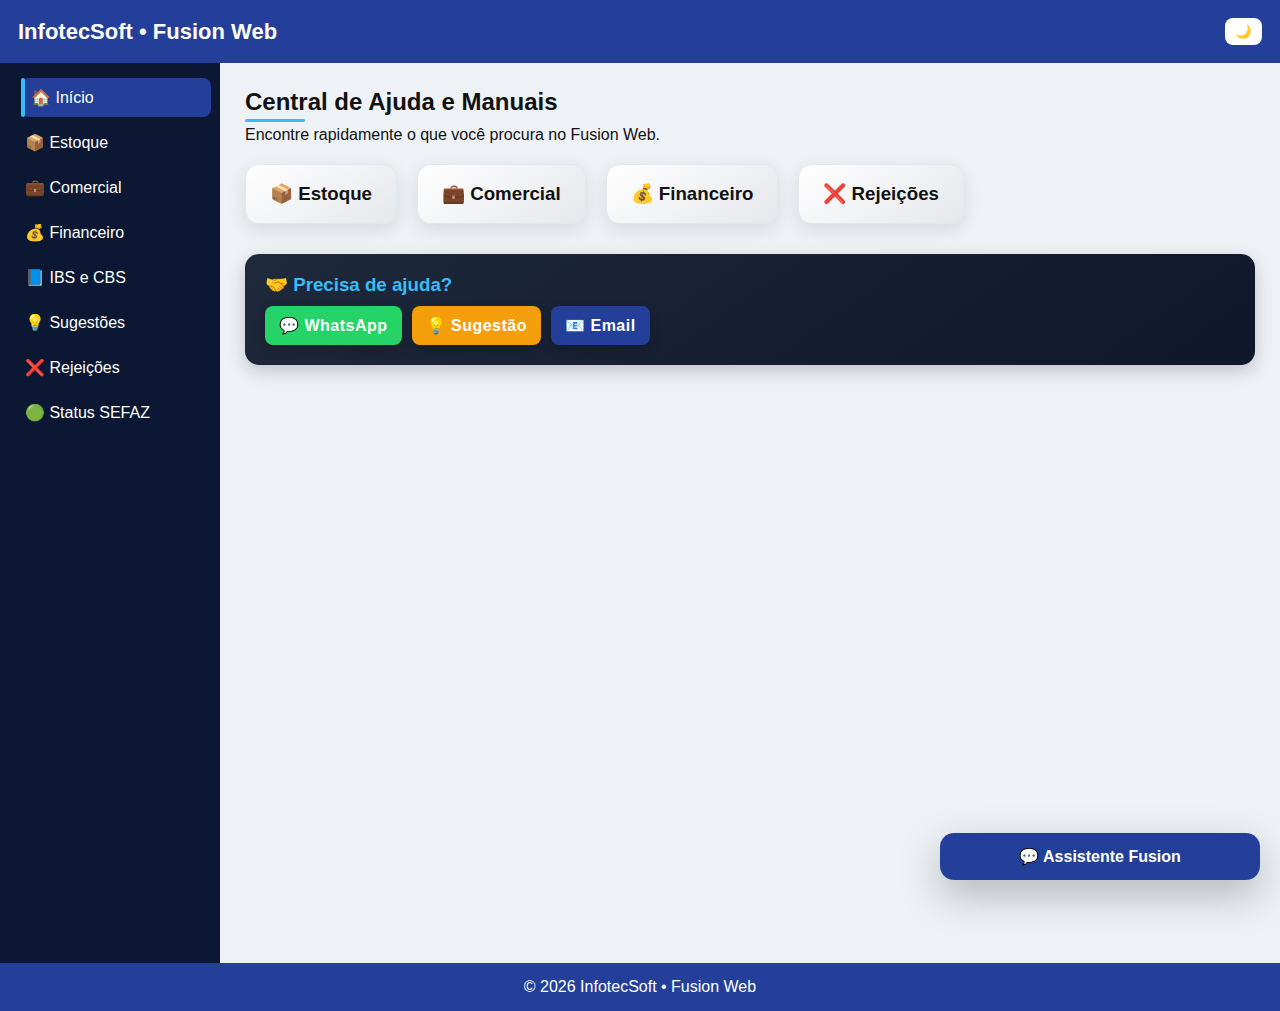
<file: index.html>
<!DOCTYPE html>
<html lang="pt-BR">
<head>
<meta charset="UTF-8">
<meta name="viewport" content="width=device-width, initial-scale=1.0">
<title>Central de Ajuda | Fusion Web</title>
<link rel="stylesheet" href="style.css?v=10">
</head>

<body>

<header>
  <h1>InfotecSoft <span>• Fusion Web</span></h1>
  <button id="darkToggle">🌙</button>
</header>

<div class="container">

<nav class="sidebar">
  <a href="index.html" class="active">🏠 Início</a>
  <a href="estoque.html">📦 Estoque</a>
  <a href="comercial.html">💼 Comercial</a>
  <a href="financeiro.html">💰 Financeiro</a>
  <a href="ibs-cbs.html">📘 IBS e CBS</a>
  <a href="sugestoes.html">💡 Sugestões</a>
  <a href="rejeicoes.html">❌ Rejeições</a>
  <a href="https://www.nfe.fazenda.gov.br/portal/disponibilidade.aspx?versao=0.00&tipoConteudo=P2c98tUpxrI=&AspxAutoDetectCookieSupport=1" target="_blank">🟢 Status SEFAZ</a>
</nav>

<main class="content">

<h2>Central de Ajuda e Manuais</h2>
<p>Encontre rapidamente o que você procura no Fusion Web.</p>

<div class="cards">
  <a href="estoque.html" class="card"><h3>📦 Estoque</h3></a>
  <a href="comercial.html" class="card"><h3>💼 Comercial</h3></a>
  <a href="financeiro.html" class="card"><h3>💰 Financeiro</h3></a>
  <a href="rejeicoes.html" class="card"><h3>❌ Rejeições</h3></a>
</div>

<div class="help-box">
<h3>🤝 Precisa de ajuda?</h3>
<div class="help-buttons">
<a href="https://wa.me/5564992738032" target="_blank" class="btn whatsapp">💬 WhatsApp</a>
<a href="sugestoes.html" class="btn sugestao">💡 Sugestão</a>
<a href="mailto:suporte@infotecsoft.com.br" class="btn email">📧 Email</a>
</div>
</div>

</main>
</div>

<footer>© 2026 InfotecSoft • Fusion Web</footer>

<!-- ASSISTENTE -->
<div id="chat-ia">
<div id="chat-header">💬 Assistente Fusion</div>

<div id="chat-body">
<div id="chat-mensagens"></div>

<div id="chat-sugestoes">
<button onclick="responder('nota')">🧾 Emitir Nota</button>
<button onclick="responder('estoque')">📦 Estoque</button>
<button onclick="responder('financeiro')">💰 Financeiro</button>
<button onclick="responder('erro')">❌ Erro NF-e</button>
<button onclick="responder('sefaz')">🟢 Status SEFAZ</button>
</div>

<input id="chat-input" placeholder="Digite sua dúvida...">
<button id="chat-enviar">Perguntar</button>
</div>
</div>

<style>
#chat-ia{
position:fixed;bottom:20px;right:20px;width:320px;
background:#fff;border-radius:14px;overflow:hidden;
box-shadow:0 15px 40px rgba(0,0,0,.25);z-index:9999;
}
#chat-header{
background:#233f99;color:#fff;padding:14px;
cursor:pointer;text-align:center;font-weight:bold;
}
#chat-body{display:none;padding:12px;background:#f8fafc;}
#chat-sugestoes{display:flex;flex-wrap:wrap;gap:8px;}
#chat-sugestoes button{
flex:1 1 45%;padding:10px;border:none;border-radius:10px;
background:#233f99;color:white;cursor:pointer;
}
#chat-input{width:100%;margin-top:8px;padding:10px;border-radius:8px;border:1px solid #ccc;}
#chat-enviar{width:100%;margin-top:6px;padding:10px;background:#233f99;color:#fff;border:none;border-radius:8px;}
.dark #chat-ia{background:#111827;}
.dark #chat-body{background:#020617;color:white;}
.dark #chat-sugestoes button{background:#1e3a8a;}
</style>

<script>
// DARK MODE
const toggle=document.getElementById("darkToggle");
if(localStorage.getItem("darkMode")==="on"){
document.documentElement.classList.add("dark");
}
toggle.onclick=()=>{
document.documentElement.classList.toggle("dark");
localStorage.setItem("darkMode",
document.documentElement.classList.contains("dark")?"on":"off");
};

// ASSISTENTE
document.getElementById("chat-header").onclick=()=>{
const body=document.getElementById("chat-body");
body.style.display=body.style.display==="block"?"none":"block";
};

function responder(p){
document.getElementById("chat-input").value=p;
document.getElementById("chat-enviar").click();
}

document.getElementById("chat-enviar").onclick=()=>{
const pergunta=document.getElementById("chat-input").value.toLowerCase();
if(!pergunta)return;

if(pergunta.includes("estoque"))window.location="estoque.html";
else if(pergunta.includes("nota"))window.location="comercial.html";
else if(pergunta.includes("financeiro"))window.location="financeiro.html";
else if(pergunta.includes("erro"))window.location="rejeicoes.html";
else if(pergunta.includes("sefaz"))window.open("https://www.nfe.fazenda.gov.br/portal/disponibilidade.aspx?versao=0.00&tipoConteudo=P2c98tUpxrI=&AspxAutoDetectCookieSupport=1");
else window.open("https://wa.me/5564992738032");
};
</script>

</body>
</html>
</file>
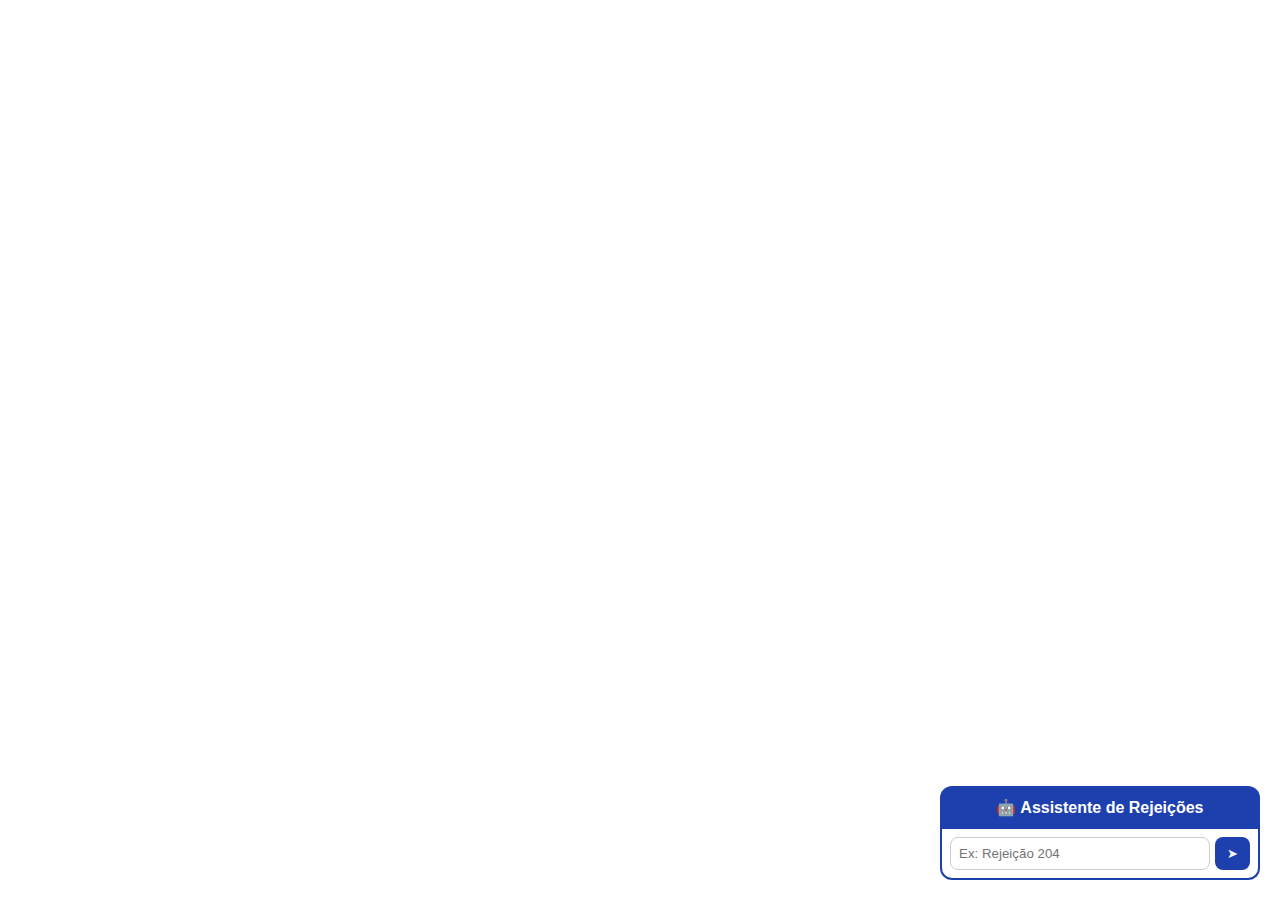
<file: assistente-rejeicoes.html>
<!DOCTYPE html>
<html lang="pt-BR">
<head>
<meta charset="UTF-8">
<title>Assistente de Rejeições | Fusion Web</title>

<style>
/* ===== CHAT IA ===== */
#chat-ia {
    position: fixed;
    bottom: 20px;
    right: 20px;
    width: 320px;
    font-family: Arial, sans-serif;
    z-index: 9999;
}

#chat-header {
    background: #1e40af;
    color: #fff;
    padding: 12px;
    border-radius: 12px 12px 0 0;
    cursor: pointer;
    font-weight: bold;
    text-align: center;
}

#chat-body {
    display: none;
    background: #f9fafb;
    height: 280px;
    overflow-y: auto;
    padding: 10px;
    border-left: 2px solid #1e40af;
    border-right: 2px solid #1e40af;
}

#chat-footer {
    display: none;
    border: 2px solid #1e40af;
    border-top: none;
    border-radius: 0 0 12px 12px;
    background: #fff;
    padding: 8px;
    display: flex;
    gap: 5px;
}

#chat-input {
    flex: 1;
    padding: 8px;
    border-radius: 8px;
    border: 1px solid #ccc;
}

#chat-footer button {
    background: #1e40af;
    color: #fff;
    border: none;
    padding: 8px 12px;
    border-radius: 8px;
    cursor: pointer;
}

.chat-msg {
    margin-bottom: 8px;
    padding: 8px 10px;
    border-radius: 10px;
    font-size: 14px;
}

.bot {
    background: #e0e7ff;
}

.user {
    background: #d1fae5;
    text-align: right;
}
</style>
</head>

<body>

<!-- CHAT -->
<div id="chat-ia">
    <div id="chat-header" onclick="toggleChat()">
        🤖 Assistente de Rejeições
    </div>

    <div id="chat-body">
        <div class="chat-msg bot">
            Olá 👋<br>
            Informe o <b>código</b> ou a <b>mensagem da rejeição</b> da nota.
        </div>
    </div>

    <div id="chat-footer">
        <input id="chat-input" placeholder="Ex: Rejeição 204">
        <button onclick="sendMessage()">➤</button>
    </div>
</div>

<script>
/* ===== BASE DE REJEIÇÕES ===== */
const rejeicoes = {
    "204": {
        titulo: "Rejeição 204 – Duplicidade de NF-e",
        motivo: "Já existe uma NF-e autorizada com a mesma chave de acesso.",
        solucao: `
        ✔ Verifique se a nota já foi autorizada<br>
        ✔ Consulte a NF-e na SEFAZ<br>
        ✔ Se não existir, inutilize a numeração<br>
        📍 Fusion Web: Comercial → NF-e → Consultar
        `
    },

    "539": {
        titulo: "Rejeição 539 – Duplicidade de NFC-e",
        motivo: "Cupom fiscal já transmitido anteriormente.",
        solucao: `
        ✔ Verifique se o cupom já está autorizado<br>
        ✔ Não reenviar o mesmo cupom
        `
    },

    "778": {
        titulo: "Rejeição 778 – NCM inexistente",
        motivo: "O NCM informado não existe na tabela da SEFAZ.",
        solucao: `
        ✔ Corrija o NCM no cadastro do produto<br>
        📍 Fusion Web: Estoque → Produtos → Aba Fiscal
        `
    },

    "610": {
        titulo: "Rejeição 610 – CFOP inválido",
        motivo: "CFOP informado não é permitido para a operação.",
        solucao: `
        ✔ Verifique o tipo de operação (entrada/saída)<br>
        ✔ Ajuste o CFOP correto no produto ou na nota
        `
    }
};

/* ===== FUNÇÕES ===== */
let chatOpen = false;

function toggleChat() {
    chatOpen = !chatOpen;
    document.getElementById("chat-body").style.display = chatOpen ? "block" : "none";
    document.getElementById("chat-footer").style.display = chatOpen ? "flex" : "none";
}

function sendMessage() {
    const input = document.getElementById("chat-input");
    const msg = input.value.trim();
    if (!msg) return;

    addMsg(msg, "user");
    input.value = "";

    setTimeout(() => responder(msg), 500);
}

function addMsg(text, type) {
    const body = document.getElementById("chat-body");
    const div = document.createElement("div");
    div.className = "chat-msg " + type;
    div.innerHTML = text;
    body.appendChild(div);
    body.scrollTop = body.scrollHeight;
}

function responder(texto) {
    texto = texto.toLowerCase();
    const codigo = texto.match(/\d{3}/);

    if (codigo && rejeicoes[codigo[0]]) {
        const r = rejeicoes[codigo[0]];
        addMsg(
            `<b>${r.titulo}</b><br><br>
             <b>📌 Motivo:</b><br>${r.motivo}<br><br>
             <b>✅ Como resolver:</b><br>${r.solucao}`,
            "bot"
        );
        return;
    }

    addMsg(
        "⚠️ Este assistente responde apenas sobre <b>rejeições fiscais</b>.<br>" +
        "Informe o código da rejeição (ex: 204, 610, 778).",
        "bot"
    );
}
</script>

</body>
</html>
</file>
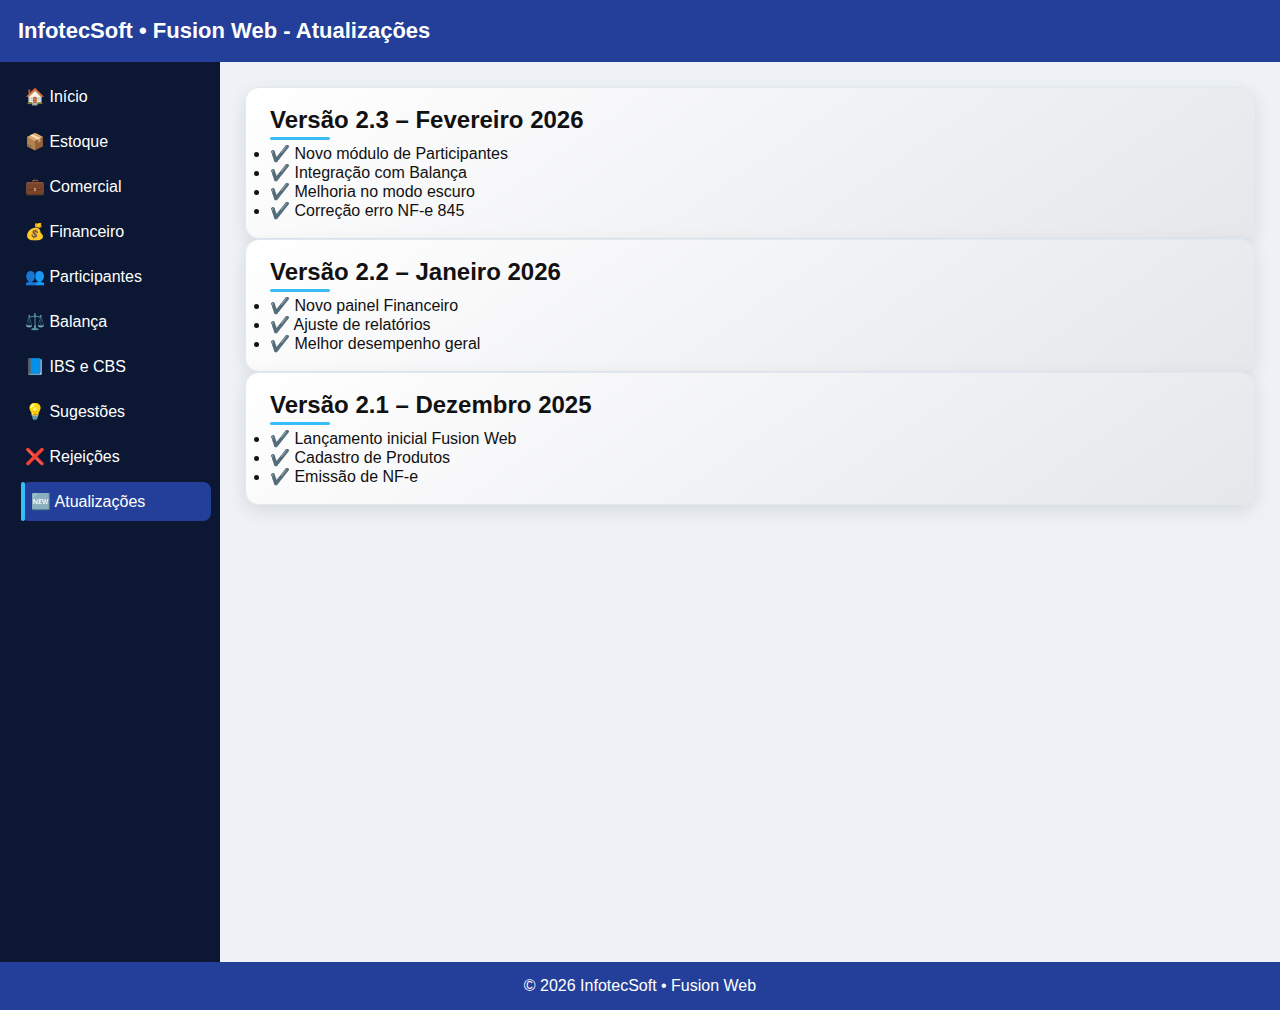
<file: atualizacoes.html>
<!DOCTYPE html>
<html lang="pt-BR">
<head>
<meta name="viewport" content="width=device-width, initial-scale=1.0">
<title>Atualizações | Fusion Web</title>
<link rel="stylesheet" href="style.css">
</head>

<body>
<script src="darkmode.js"></script>

<header>
<h1>InfotecSoft <span>• Fusion Web - Atualizações</span></h1>
</header>

<div class="container">

<nav class="sidebar">
<a href="index.html">🏠 Início</a>
<a href="estoque.html">📦 Estoque</a>
<a href="comercial.html">💼 Comercial</a>
<a href="financeiro.html">💰 Financeiro</a>
<a href="participantes.html">👥 Participantes</a>
<a href="balanca.html">⚖️ Balança</a>
<a href="ibs-cbs.html">📘 IBS e CBS</a>
<a href="sugestoes.html">💡 Sugestões</a>
<a href="rejeicoes.html">❌ Rejeições</a>
<a href="atualizacoes.html" class="active">🆕 Atualizações</a>
</nav>


<main class="content">

<div class="card">
<h2>Versão 2.3 – Fevereiro 2026</h2>
<ul>
<li>✔️ Novo módulo de Participantes</li>
<li>✔️ Integração com Balança</li>
<li>✔️ Melhoria no modo escuro</li>
<li>✔️ Correção erro NF-e 845</li>
</ul>
</div>

<div class="card">
<h2>Versão 2.2 – Janeiro 2026</h2>
<ul>
<li>✔️ Novo painel Financeiro</li>
<li>✔️ Ajuste de relatórios</li>
<li>✔️ Melhor desempenho geral</li>
</ul>
</div>

<div class="card">
<h2>Versão 2.1 – Dezembro 2025</h2>
<ul>
<li>✔️ Lançamento inicial Fusion Web</li>
<li>✔️ Cadastro de Produtos</li>
<li>✔️ Emissão de NF-e</li>
</ul>
</div>

</main>
</div>

<footer>© 2026 InfotecSoft • Fusion Web</footer>

</body>
</html>
</file>
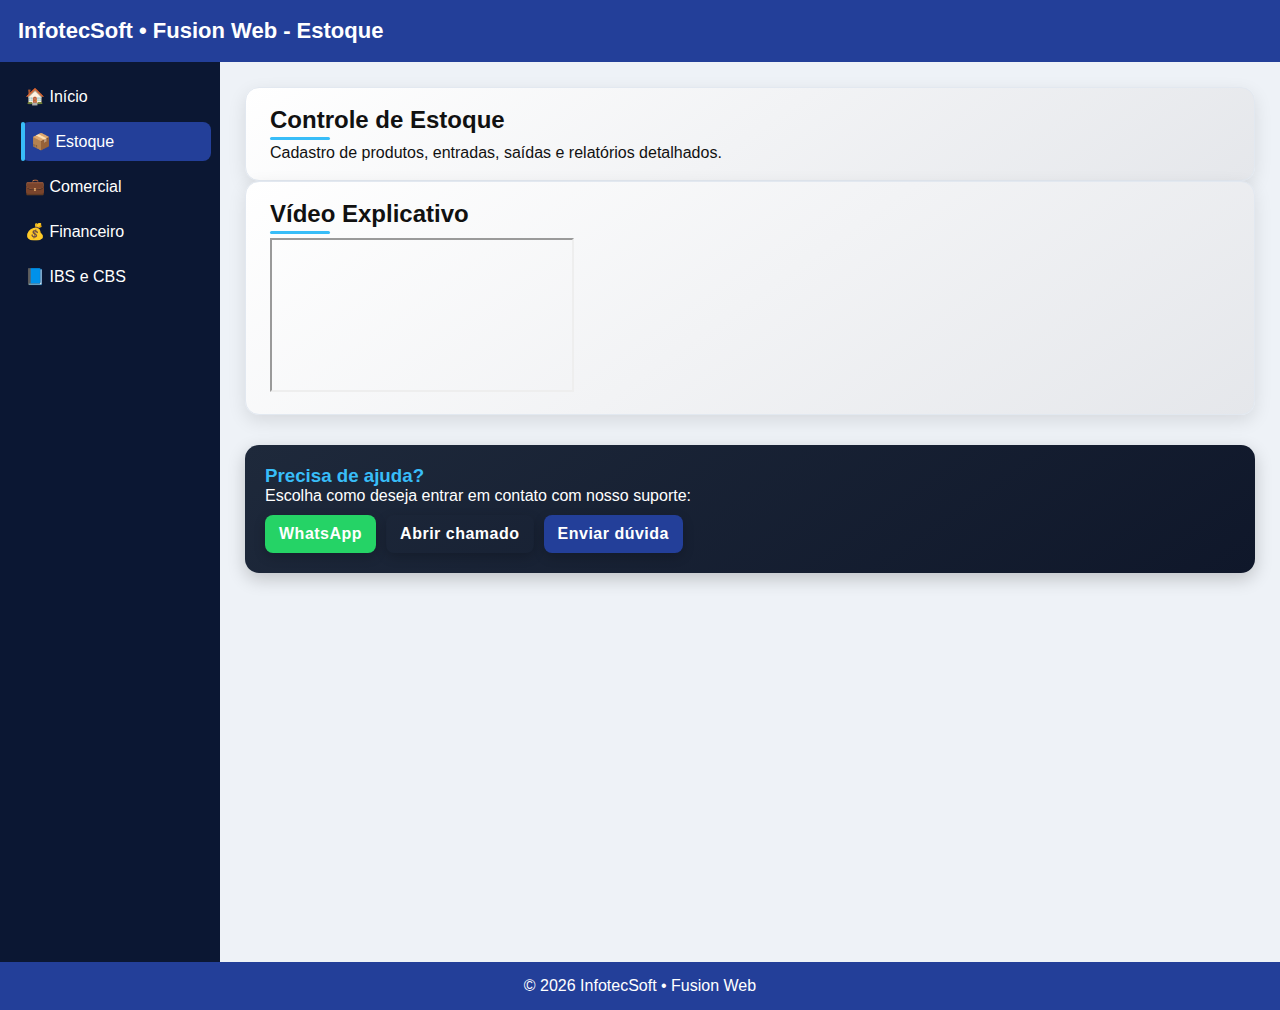
<file: estoque.html>
<!DOCTYPE html>
<html lang="pt-BR">
<head>
<meta charset="UTF-8">
<title>Estoque | Fusion Web</title>
<link rel="stylesheet" href="style.css"> <!-- mantém seu CSS bonito -->
</head>
<body>

<header>
  <h1>InfotecSoft <span>• Fusion Web - Estoque</span></h1>
</header>

<div class="container">
  <nav class="sidebar">
    <a href="index.html">🏠 Início</a>
    <a href="estoque.html" class="active">📦 Estoque</a>
    <a href="comercial.html">💼 Comercial</a>
    <a href="financeiro.html">💰 Financeiro</a>
    <a href="ibs-cbs.html">📘 IBS e CBS</a>
  </nav>

  <main class="content">
    <div class="card">
      <h2>Controle de Estoque</h2>
      <p>Cadastro de produtos, entradas, saídas e relatórios detalhados.</p>
    </div>

    <div class="card">
      <h2>Vídeo Explicativo</h2>
      <div class="video-box">
        <iframe src="https://www.youtube.com/embed/SEU_VIDEO_AQUI" allowfullscreen></iframe>
      </div>
    </div>

    <div class="help-box">
      <h3>Precisa de ajuda?</h3>
      <p>Escolha como deseja entrar em contato com nosso suporte:</p>
      <div class="help-buttons">
        <a href="https://wa.me/5564992738032" class="btn whatsapp">WhatsApp</a>
        <a href="#" class="btn ticket">Abrir chamado</a>
        <a href="mailto:suporte@infotecsoft.com.br" class="btn email">Enviar dúvida</a>
      </div>
    </div>
  </main>
</div>

<footer>© 2026 InfotecSoft • Fusion Web</footer>

</body>
</html>
</file>
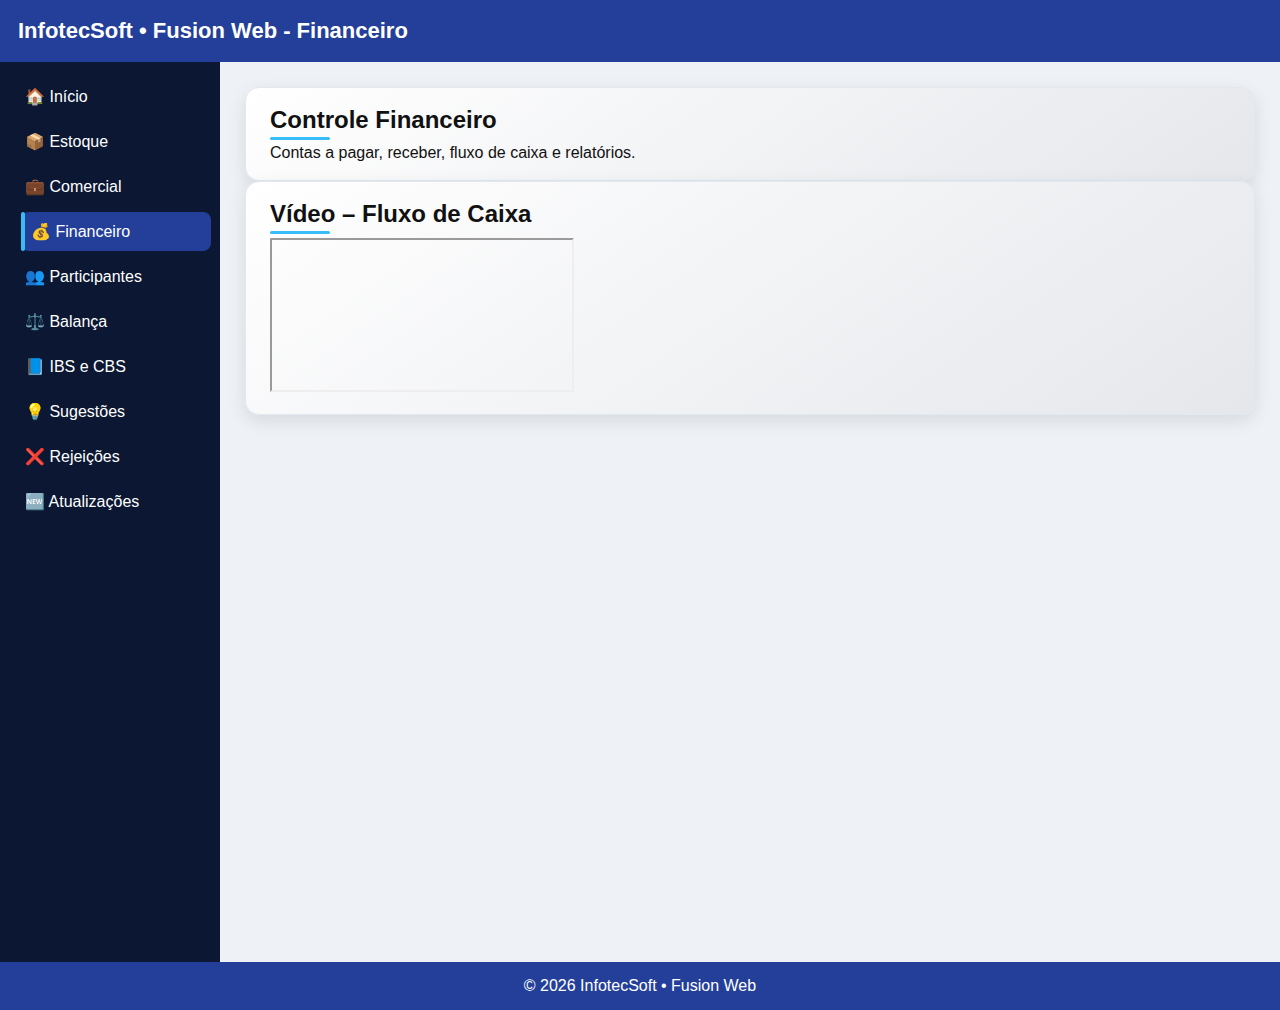
<file: financeiro.html>
<!DOCTYPE html>
<html lang="pt-BR">
<head>
<meta name="viewport" content="width=device-width, initial-scale=1.0">
<title>Financeiro | Fusion Web</title>
<link rel="stylesheet" href="style.css">
</head>
<body>
<script src="darkmode.js"></script>

<header>
<h1>InfotecSoft <span>• Fusion Web - Financeiro</span></h1>
</header>

<div class="container">
<nav class="sidebar">
<a href="index.html">🏠 Início</a>
<a href="estoque.html">📦 Estoque</a>
<a href="comercial.html">💼 Comercial</a>
<a href="financeiro.html" class="active">💰 Financeiro</a>
<a href="participantes.html">👥 Participantes</a>
<a href="balanca.html">⚖️ Balança</a>
<a href="ibs-cbs.html">📘 IBS e CBS</a>
<a href="sugestoes.html">💡 Sugestões</a>
<a href="rejeicoes.html">❌ Rejeições</a>
<a href="atualizacoes.html">🆕 Atualizações</a>
</nav>


<main class="content">
<div class="card">
<h2>Controle Financeiro</h2>
<p>Contas a pagar, receber, fluxo de caixa e relatórios.</p>
</div>

<div class="card">
<h2>Vídeo – Fluxo de Caixa</h2>
<div class="video-box">
<iframe src="https://www.youtube.com/embed/SEU_VIDEO_AQUI" allowfullscreen></iframe>
</div>
</div>
</main>
</div>

<footer>© 2026 InfotecSoft • Fusion Web</footer>
</body>
</html>
</file>
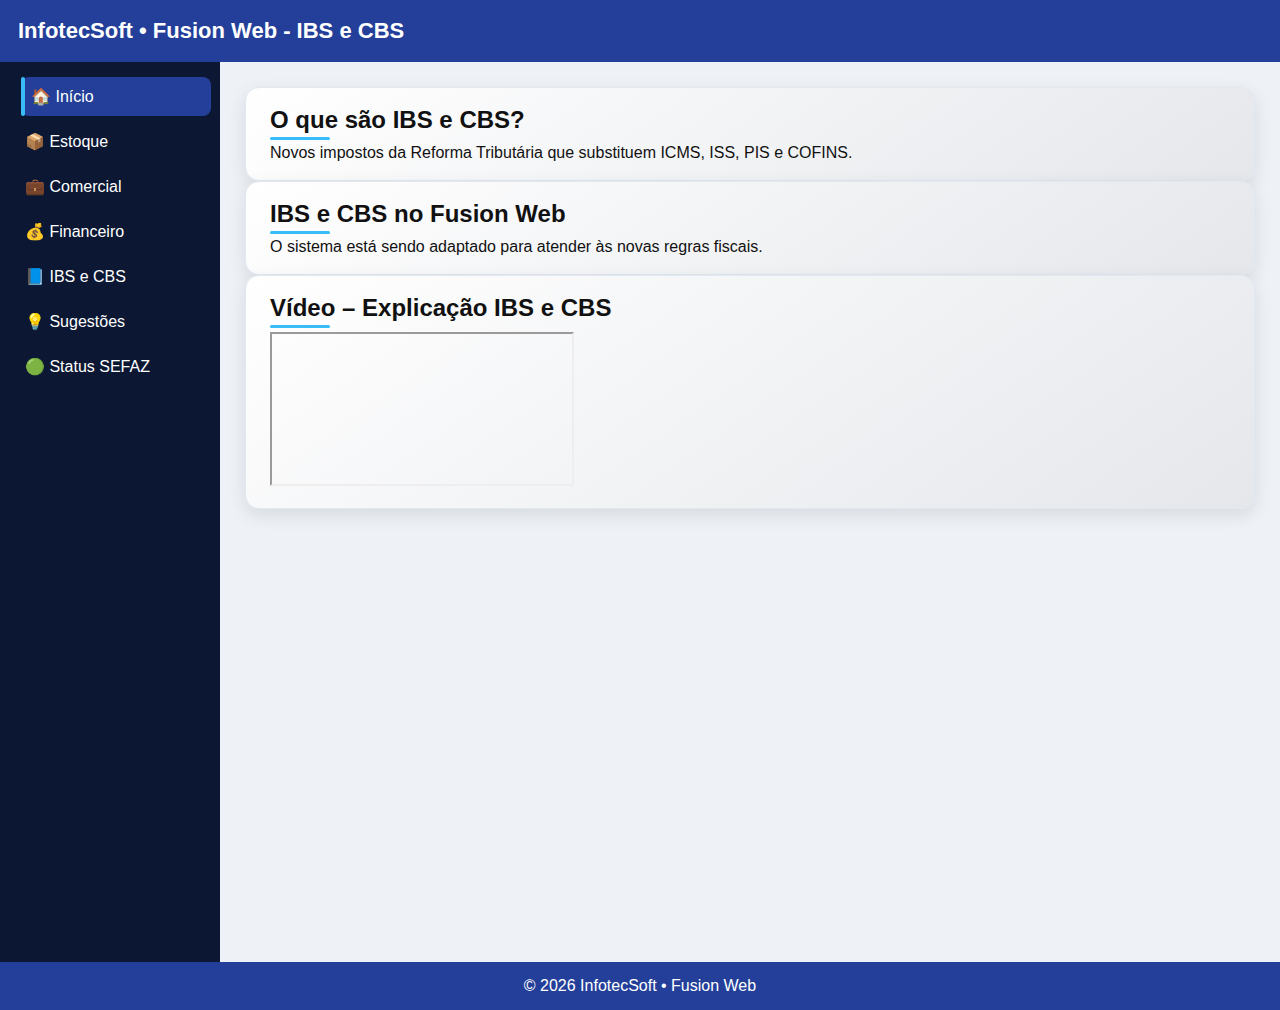
<file: ibs-cbs.html>
<!DOCTYPE html>
<html lang="pt-BR">
<head>
<meta charset="UTF-8">
<title>IBS e CBS | Fusion Web</title>
<link rel="stylesheet" href="style.css">
</head>
<body>
<script src="darkmode.js"></script>

<header>
<h1>InfotecSoft <span>• Fusion Web - IBS e CBS</span></h1>
</header>

<div class="container">
<nav class="sidebar">
    <a href="index.html" class="active">🏠 Início</a>
    <a href="estoque.html">📦 Estoque</a>
    <a href="comercial.html">💼 Comercial</a>
    <a href="financeiro.html">💰 Financeiro</a>
    <a href="ibs-cbs.html">📘 IBS e CBS</a>
    <a href="sugestoes.html">💡 Sugestões</a>
    <a href="https://status.tecnospeed.com.br/" target="_blank">🟢 Status SEFAZ</a>
</nav>

<main class="content">
<div class="card">
<h2>O que são IBS e CBS?</h2>
<p>Novos impostos da Reforma Tributária que substituem ICMS, ISS, PIS e COFINS.</p>
</div>

<div class="card">
<h2>IBS e CBS no Fusion Web</h2>
<p>O sistema está sendo adaptado para atender às novas regras fiscais.</p>
</div>

<div class="card">
<h2>Vídeo – Explicação IBS e CBS  </h2>
<div class="video-box">
<iframe src="https://www.youtube.com/embed/SEU_VIDEO_AQUI" allowfullscreen></iframe>
</div>
</div>
</main>
</div>

<footer>© 2026 InfotecSoft • Fusion Web</footer>
</body>
</html>
</file>
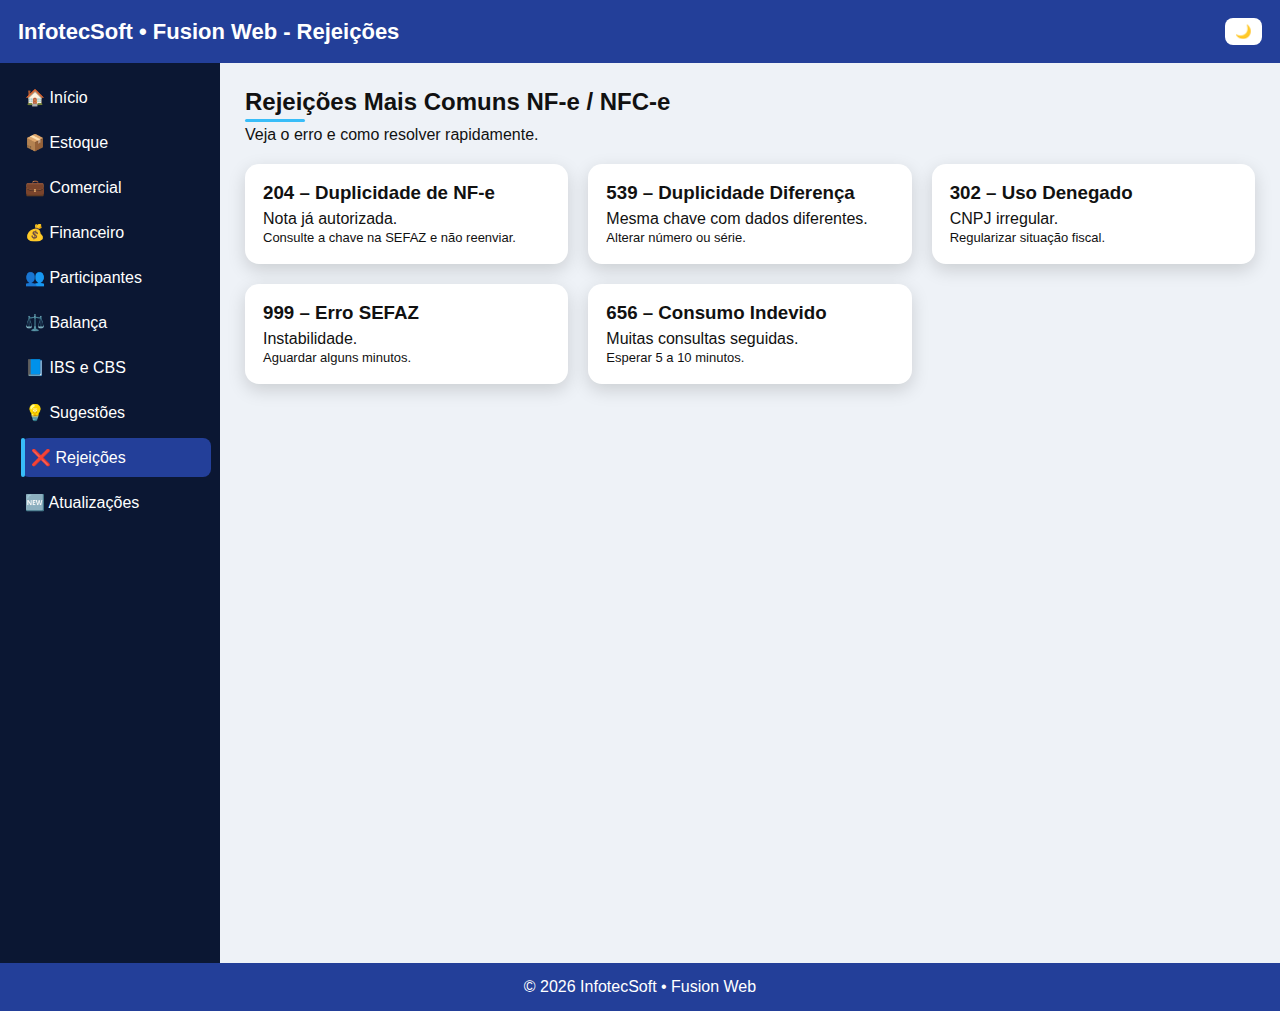
<file: rejeicoes.html>
<!DOCTYPE html>
<html lang="pt-BR">
<head>
<meta name="viewport" content="width=device-width, initial-scale=1.0">
<title>Rejeições | Fusion Web</title>
<link rel="stylesheet" href="style.css?v=10">
</head>

<body>

<header>
  <h1>InfotecSoft <span>• Fusion Web - Rejeições </span></h1>
  <button id="darkToggle">🌙</button>
</header>

<div class="container">

<nav class="sidebar">
<a href="index.html">🏠 Início</a>
<a href="estoque.html">📦 Estoque</a>
<a href="comercial.html">💼 Comercial</a>
<a href="financeiro.html">💰 Financeiro</a>
<a href="participantes.html">👥 Participantes</a>
<a href="balanca.html">⚖️ Balança</a>
<a href="ibs-cbs.html">📘 IBS e CBS</a>
<a href="sugestoes.html">💡 Sugestões</a>
<a href="rejeicoes.html" class="active">❌ Rejeições</a>
<a href="atualizacoes.html">🆕 Atualizações</a>
</nav>


<main class="content">

<h2>Rejeições Mais Comuns NF-e / NFC-e</h2>
<p>Veja o erro e como resolver rapidamente.</p>

<div class="cards-rej">

<div class="card-rej">
<h3>204 – Duplicidade de NF-e</h3>
<p>Nota já autorizada.</p>
<span>Consulte a chave na SEFAZ e não reenviar.</span>
</div>

<div class="card-rej">
<h3>539 – Duplicidade Diferença</h3>
<p>Mesma chave com dados diferentes.</p>
<span>Alterar número ou série.</span>
</div>

<div class="card-rej">
<h3>302 – Uso Denegado</h3>
<p>CNPJ irregular.</p>
<span>Regularizar situação fiscal.</span>
</div>

<div class="card-rej">
<h3>999 – Erro SEFAZ</h3>
<p>Instabilidade.</p>
<span>Aguardar alguns minutos.</span>
</div>

<div class="card-rej">
<h3>656 – Consumo Indevido</h3>
<p>Muitas consultas seguidas.</p>
<span>Esperar 5 a 10 minutos.</span>
</div>

</div>


</div>

</main>
</div>

<footer>© 2026 InfotecSoft • Fusion Web</footer>

<script>
// DARK MODE (igual index)
const toggle=document.getElementById("darkToggle");
if(localStorage.getItem("darkMode")==="on"){
document.documentElement.classList.add("dark");
}
toggle.onclick=()=>{
document.documentElement.classList.toggle("dark");
localStorage.setItem("darkMode",
document.documentElement.classList.contains("dark")?"on":"off");
};
</script>

</body>
</html>
</file>
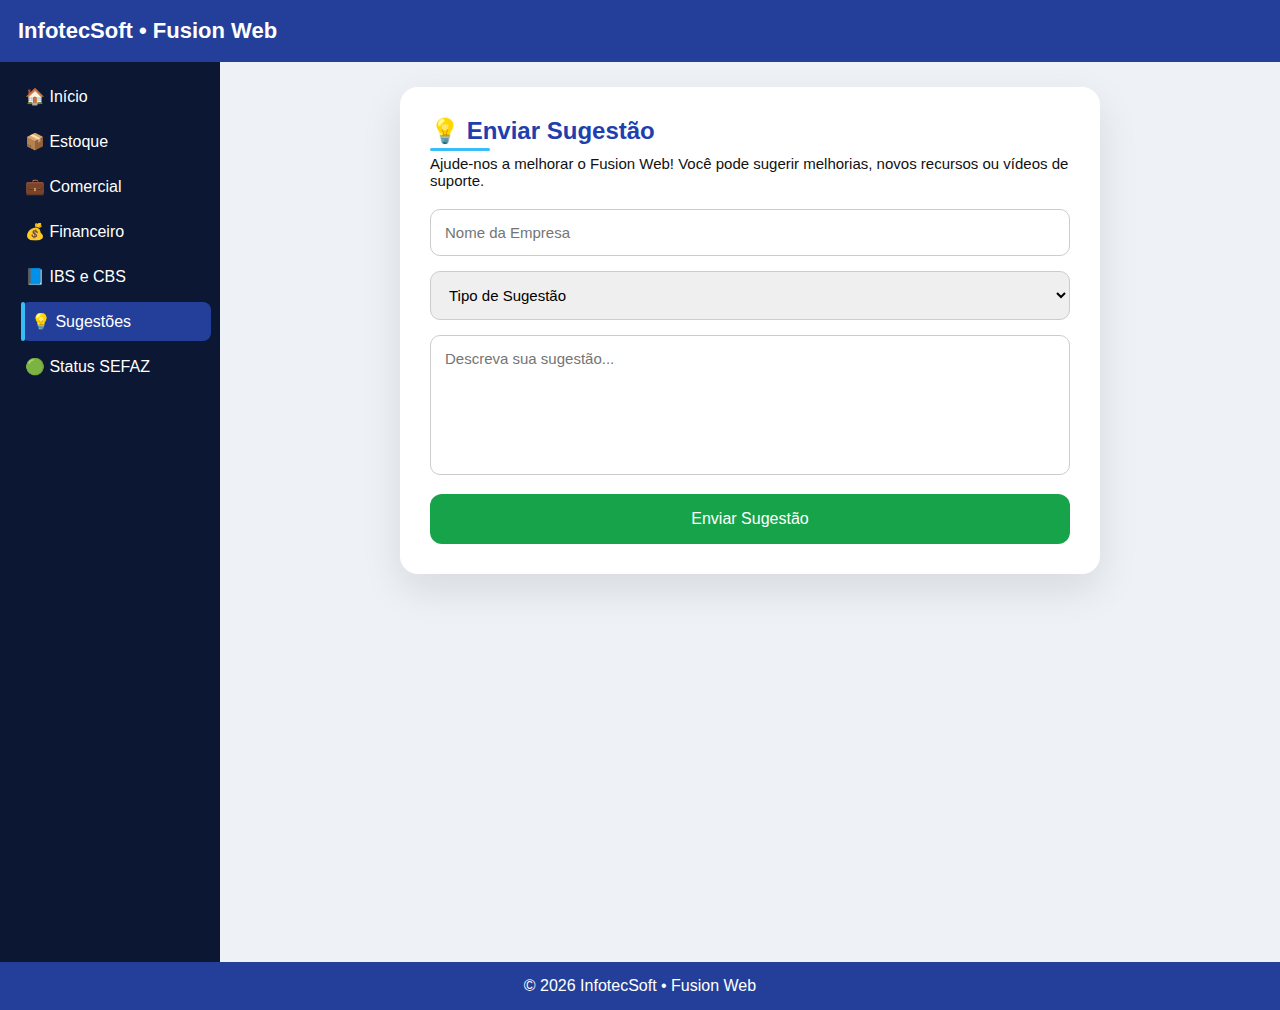
<file: sugestoes.html>
<!DOCTYPE html>
<html lang="pt-BR">
<head>
<meta charset="UTF-8">
<meta name="viewport" content="width=device-width, initial-scale=1.0">
<title>Sugestões | Fusion Web</title>
<link rel="stylesheet" href="style.css">

<style>
.sugestao-box {
    max-width: 700px;
    margin: auto;
    background: #fff;
    padding: 30px;
    border-radius: 18px;
    box-shadow: 0 15px 40px rgba(0,0,0,0.1);
}

.sugestao-box h2 {
    color:#1e40af;
    margin-bottom:10px;
}

.sugestao-box p {
    margin-bottom:20px;
    font-size:15px;
}

.sugestao-box input,
.sugestao-box select,
.sugestao-box textarea {
    width:100%;
    padding:14px;
    border-radius:10px;
    border:1px solid #ccc;
    margin-bottom:15px;
    font-size:15px;
}

.sugestao-box textarea {
    height:140px;
    resize:none;
}

.sugestao-box button {
    width:100%;
    padding:16px;
    border:none;
    border-radius:12px;
    background:#16a34a;
    color:#fff;
    font-size:16px;
    cursor:pointer;
    transition:.3s;
}

.sugestao-box button:hover {
    background:#15803d;
}

@media(max-width:768px){
    .sugestao-box {
        padding:20px;
    }
}
</style>
</head>

<body>
    <script src="darkmode.js"></script>


<header>
<h1>InfotecSoft <span>• Fusion Web</span></h1>
</header>

<div class="container">
<nav class="sidebar">
<a href="index.html">🏠 Início</a>
<a href="estoque.html">📦 Estoque</a>
<a href="comercial.html">💼 Comercial</a>
<a href="financeiro.html">💰 Financeiro</a>
<a href="ibs-cbs.html">📘 IBS e CBS</a>
<a href="sugestoes.html" class="active">💡 Sugestões</a>
<a href="https://status.tecnospeed.com.br/" target="_blank">🟢 Status SEFAZ</a>
</nav>

<main class="content">

<div class="sugestao-box">
<h2>💡 Enviar Sugestão</h2>
<p>Ajude-nos a melhorar o Fusion Web! Você pode sugerir melhorias, novos recursos ou vídeos de suporte.</p>

<input type="text" id="empresa" placeholder="Nome da Empresa">

<select id="tipo">
<option value="">Tipo de Sugestão</option>
<option>Melhoria no Sistema</option>
<option>Vídeo de Suporte</option>
<option>Correção de Erro</option>
<option>Nova Função</option>
</select>

<textarea id="mensagem" placeholder="Descreva sua sugestão..."></textarea>

<button onclick="enviarSugestao()">Enviar Sugestão</button>

</div>

</main>
</div>

<footer>© 2026 InfotecSoft • Fusion Web</footer>

<script>
function enviarSugestao() {
    const empresa = document.getElementById("empresa").value.trim();
    const tipo = document.getElementById("tipo").value;
    const mensagem = document.getElementById("mensagem").value.trim();

    if(!empresa || !tipo || !mensagem){
        alert("Preencha todos os campos!");
        return;
    }

    const texto =
`Olá, tenho uma sugestão para o Fusion Web:

Empresa: ${empresa}
Tipo: ${tipo}
Sugestão: ${mensagem}`;

    window.open("https://wa.me/5564992738032?text=" + encodeURIComponent(texto), "_blank");

    document.getElementById("empresa").value = "";
    document.getElementById("tipo").value = "";
    document.getElementById("mensagem").value = "";
}
</script>

</body>
</html>
</file>
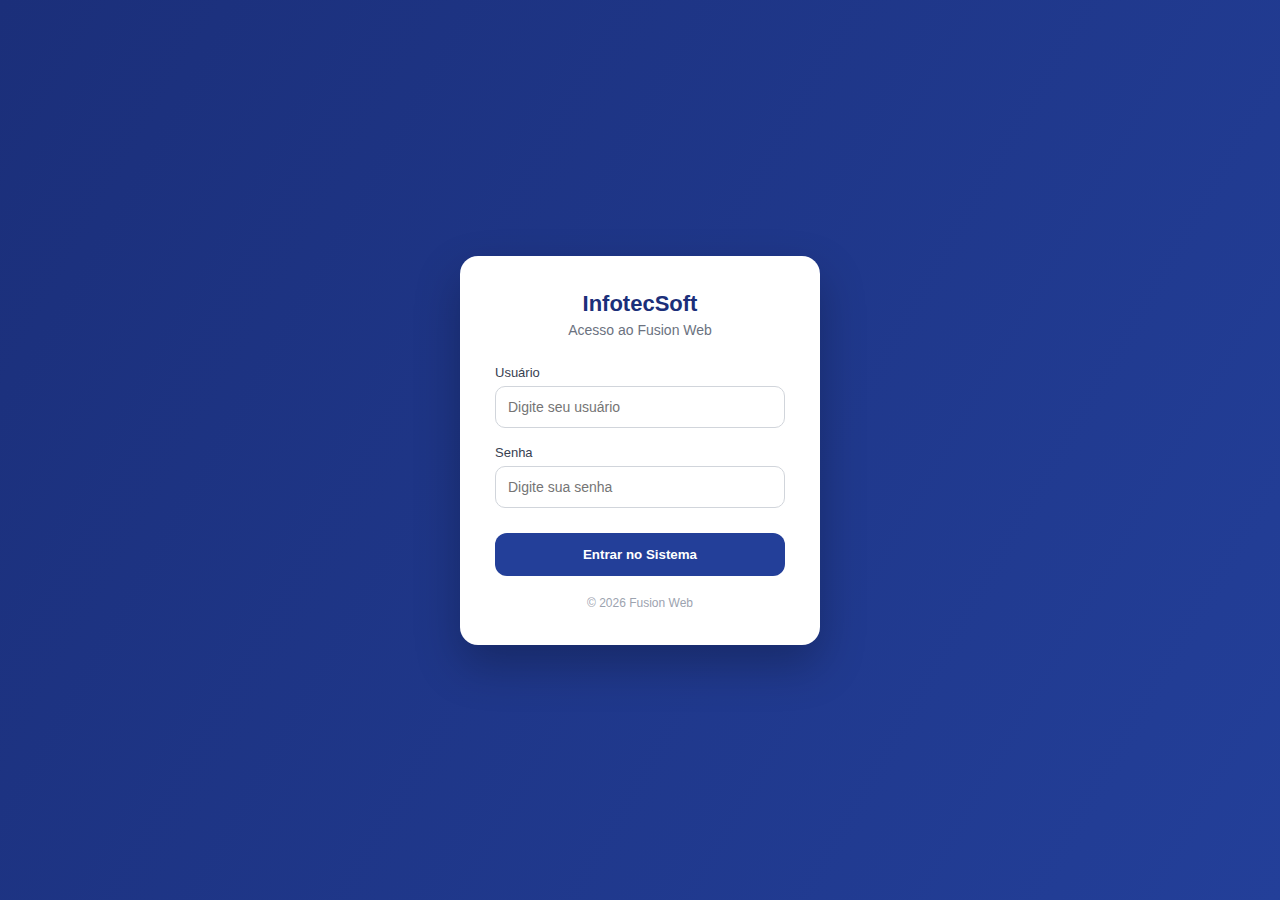
<file: tela-login.html>
<!DOCTYPE html>
<html lang="pt-BR">
<head>
<meta charset="UTF-8">
<meta name="viewport" content="width=device-width, initial-scale=1.0">
<title>Login • Fusion Web</title>

<style>
*{
  margin:0;
  padding:0;
  box-sizing:border-box;
  font-family:"Segoe UI", Arial, sans-serif;
}

body{
  height:100vh;
  display:flex;
  justify-content:center;
  align-items:center;
  background:linear-gradient(120deg,#1b2f7a,#233f99);
}

/* CARD LOGIN */
.login-container{
  background:white;
  width:360px;
  padding:35px;
  border-radius:18px;
  box-shadow:0 20px 45px rgba(0,0,0,0.25);
  text-align:center;
}

.logo{
  font-size:22px;
  font-weight:bold;
  color:#1b2f7a;
  margin-bottom:5px;
}

.sub{
  font-size:14px;
  color:#6b7280;
  margin-bottom:25px;
}

.input-group{
  text-align:left;
  margin-bottom:15px;
}

.input-group label{
  font-size:13px;
  color:#374151;
}

input{
  width:100%;
  padding:12px;
  border-radius:10px;
  border:1px solid #d1d5db;
  margin-top:5px;
  font-size:14px;
}

input:focus{
  outline:none;
  border:1px solid #233f99;
  box-shadow:0 0 0 2px rgba(35,63,153,0.15);
}

button{
  width:100%;
  padding:14px;
  border:none;
  border-radius:12px;
  background:#233f99;
  color:white;
  font-weight:600;
  cursor:pointer;
  margin-top:10px;
  transition:.3s;
}

button:hover{
  background:#1b2f7a;
  transform:translateY(-2px);
}

.footer{
  margin-top:20px;
  font-size:12px;
  color:#9ca3af;
}
</style>

</head>

<body>

<div class="login-container">
  <div class="logo">InfotecSoft</div>
  <div class="sub">Acesso ao Fusion Web</div>

  <form>
    <div class="input-group">
      <label>Usuário</label>
      <input type="text" placeholder="Digite seu usuário">
    </div>

    <div class="input-group">
      <label>Senha</label>
      <input type="password" placeholder="Digite sua senha">
    </div>

    <button type="submit">Entrar no Sistema</button>
  </form>

  <div class="footer">© 2026 Fusion Web</div>
</div>

</body>
</html>
</file>
<file: style.css>
*{
  margin:0;
  padding:0;
  box-sizing:border-box;
  font-family:Arial, Helvetica, sans-serif;
  transition: all .2s ease;
}

body{
  background:#eef2f7;
  color:#111;
  transition:opacity .3s ease;
}

/* HEADER */
header{
  background:#233f99;
  color:white;
  padding:18px;
  display:flex;
  justify-content:space-between;
  align-items:center;
}

header h1{
  font-size:22px;
}

#darkToggle{
  background:white;
  border:none;
  border-radius:8px;
  padding:6px 10px;
  cursor:pointer;
}

/* CONTAINER */
.container{
  display:flex;
}

/* SIDEBAR */
.sidebar{
  width:220px;
  background:#0b1733;
  min-height:100vh;
  padding:15px;
}

.sidebar a{
  display:block;
  color:white;
  padding:10px;
  margin-bottom:6px;
  text-decoration:none;
  border-radius:8px;
  position:relative;
}

.sidebar a::before{
  content:"";
  position:absolute;
  left:0;
  top:0;
  width:4px;
  height:100%;
  background:#38bdf8;
  opacity:0;
  border-radius:4px;
}

.sidebar a:hover::before,
.sidebar .active::before{
  opacity:1;
}

.sidebar a:hover,
.sidebar .active{
  background:#233f99;
  transform:translateX(6px);
}

/* CONTENT */
.content{
  flex:1;
  padding:25px;
}

/* TITULO */
h2{
  position:relative;
  margin-bottom:10px;
}

h2::after{
  content:"";
  width:60px;
  height:3px;
  background:#38bdf8;
  position:absolute;
  bottom:-6px;
  left:0;
  border-radius:4px;
}

/* CARDS */
.cards{
  display:flex;
  gap:20px;
  flex-wrap:wrap;
  margin-top:20px;
}

.card{
  background:linear-gradient(145deg,#ffffff,#e5e7eb);
  padding:18px 24px;
  border-radius:14px;
  text-decoration:none;
  color:#111;
  border:1px solid #e2e8f0;
  box-shadow:0 6px 18px rgba(0,0,0,0.1);
}

.card:hover{
  transform:translateY(-6px) scale(1.02);
  box-shadow:0 15px 30px rgba(0,0,0,0.25);
}

.card:active{
  transform:scale(.96);
}

/* HELP BOX */
.help-box{
  margin-top:30px;
  background:linear-gradient(145deg,#1e293b,#0f172a);
  color:white;
  padding:20px;
  border-radius:14px;
  box-shadow:0 6px 18px rgba(0,0,0,0.2);
}

.help-box h3{
  color:#38bdf8;
}

.help-buttons{
  display:flex;
  gap:10px;
  margin-top:10px;
}

.btn{
  padding:10px 14px;
  border-radius:8px;
  text-decoration:none;
  color:white;
  font-weight:bold;
  letter-spacing:.5px;
  box-shadow:0 4px 12px rgba(0,0,0,0.2);
}

.btn:hover{
  transform:scale(1.08);
}

.whatsapp{background:#25D366;}
.email{background:#233f99;}
.sugestao{background:#f59e0b;}

/* REJEIÇÕES */
.cards-rej{
  display:grid;
  grid-template-columns:repeat(auto-fit,minmax(260px,1fr));
  gap:20px;
  margin-top:20px;
}

.card-rej{
  background:white;
  padding:18px;
  border-radius:14px;
  box-shadow:0 6px 18px rgba(0,0,0,0.15);
}

.card-rej:hover{
  transform:translateY(-4px);
}

.card-rej h3{
  color:#:#233f;
  margin-bottom:6px;
}

.card-rej span{
  font-size:13px;
  color:#:#233f;
}

/* FOOTER */
footer{
  text-align:center;
  padding:15px;
  background:#233f99;
  color:white;
}

/* SCROLL */
::-webkit-scrollbar{
  width:10px;
}

::-webkit-scrollbar-track{
  background:#0f172a;
}

::-webkit-scrollbar-thumb{
  background:#38bdf8;
  border-radius:8px;
}

/* DARK MODE */
.dark body{
  background:#020617;
  color:white;
}

.dark .sidebar{
  background:#020617;
}

.dark .card{
  background:linear-gradient(145deg,#020617,#0f172a);
  border:1px solid #1e293b;
  color:white;
}

.dark .help-box{
  background:#0f172a;
}

.dark .card-rej{
  background:#0f172a;
  color:white;
}

.dark #darkToggle{
  background:#1e293b;
  color:white;
}

/* TOAST */
#toast{
  position:fixed;
  bottom:20px;
  right:20px;
  background:#233f99;
  color:white;
  padding:14px 18px;
  border-radius:12px;
  box-shadow:0 10px 25px rgba(0,0,0,.3);
  opacity:0;
  transform:translateY(20px);
  z-index:9999;
}

#toast.show{
  opacity:1;
  transform:translateY(0);
}

/* ================================= */
/* MOBILE PROFISSIONAL DEFINITIVO 📱 */
/* ================================= */
@media (max-width: 768px) {

  body {
    font-size: 18px;
    padding: 8px;
    overflow-x: hidden;
  }

  header {
    flex-direction: column;
    text-align: center;
    gap: 10px;
  }

  .container {
    flex-direction: column;
  }

  .sidebar {
    width: 100%;
    min-height: auto;
    display: flex;
    flex-wrap: wrap;
    justify-content: center;
    gap: 8px;
  }

  .sidebar a {
    padding: 8px 12px;
    font-size: 14px;
    margin: 0;
  }

  .content {
    padding: 15px 5px;
  }

  h2 {
    font-size: 22px;
    text-align: center;
  }

  h2::after {
    left: 50%;
    transform: translateX(-50%);
  }

  .cards {
    flex-direction: column;
    gap: 15px;
  }

  .card {
    width: 100%;
    padding: 16px;
  }

  .help-buttons {
    flex-direction: column;
  }

  .btn {
    width: 100%;
    text-align: center;
    font-size: 16px;
  }

  .cards-rej {
    grid-template-columns: 1fr;
  }

  footer {
    font-size: 14px;
  }

  #toast {
    right: 10px;
    left: 10px;
    bottom: 15px;
  }

}
</file>
